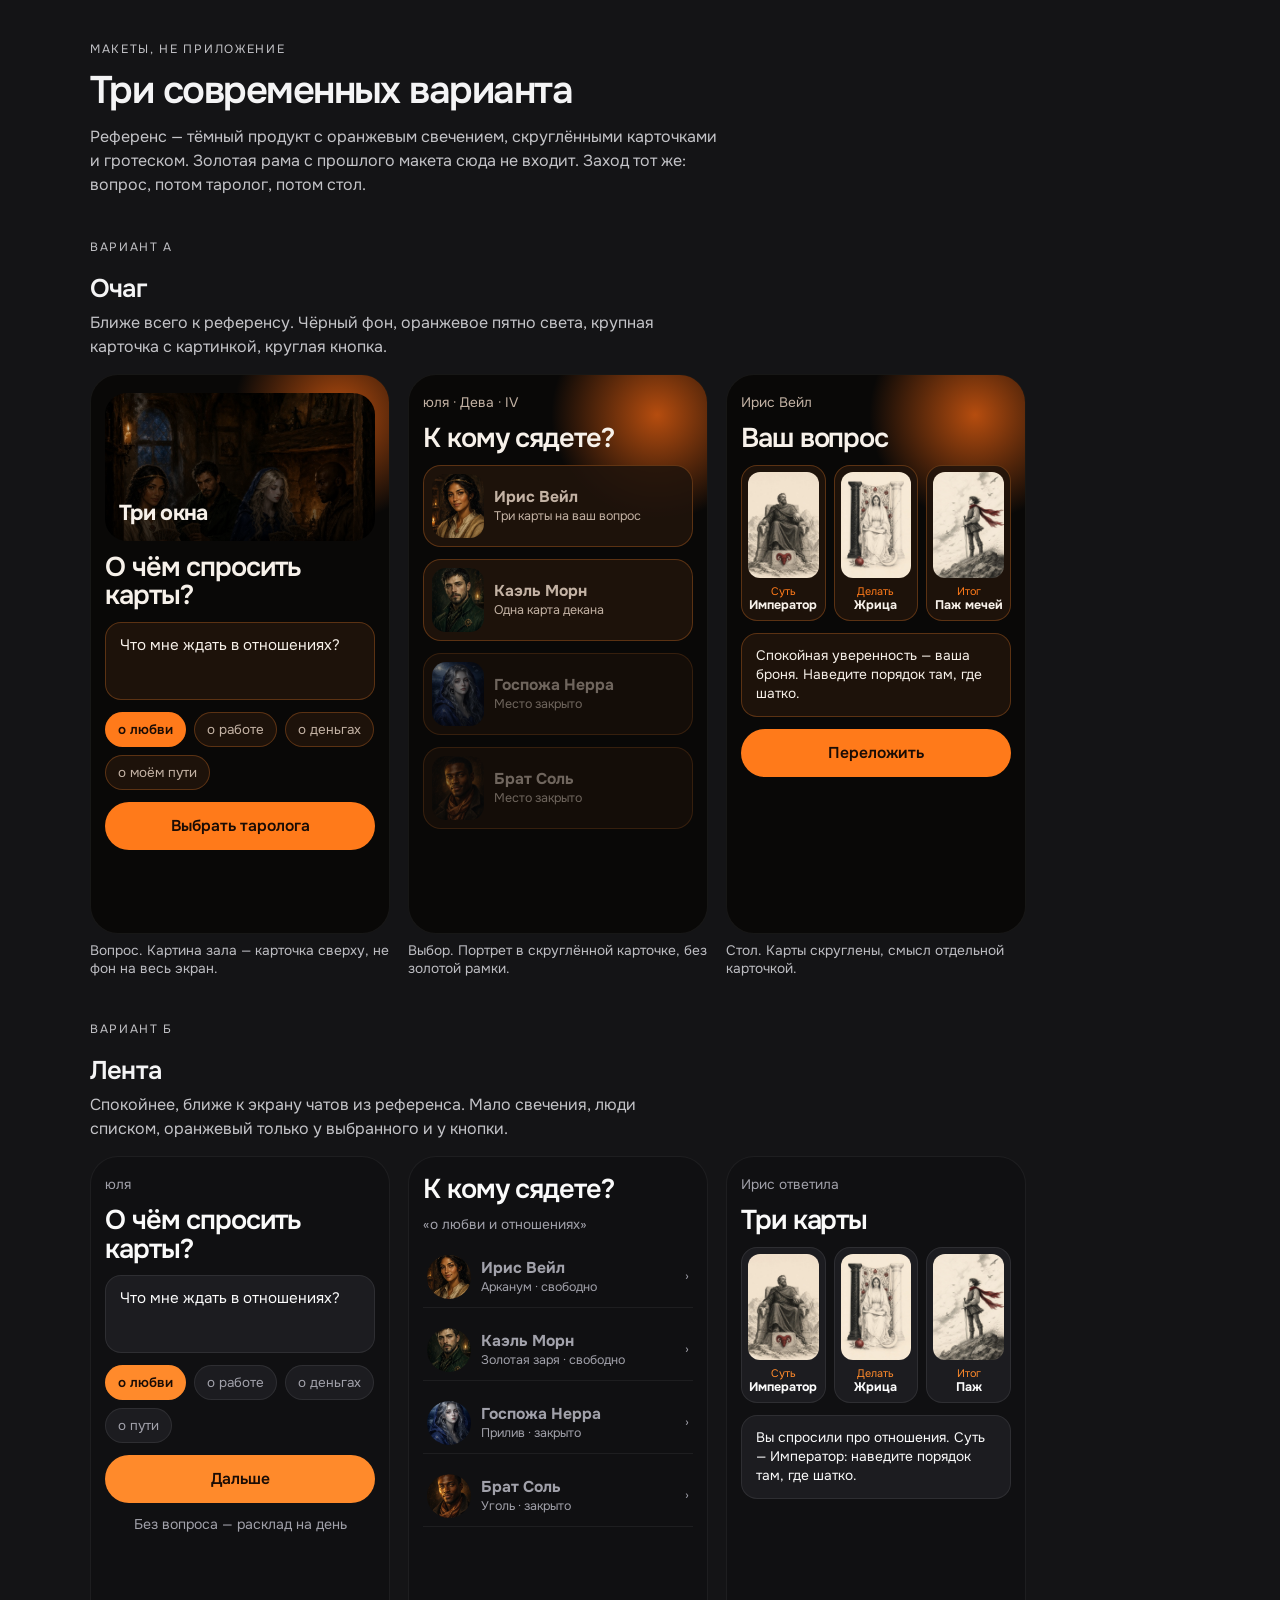
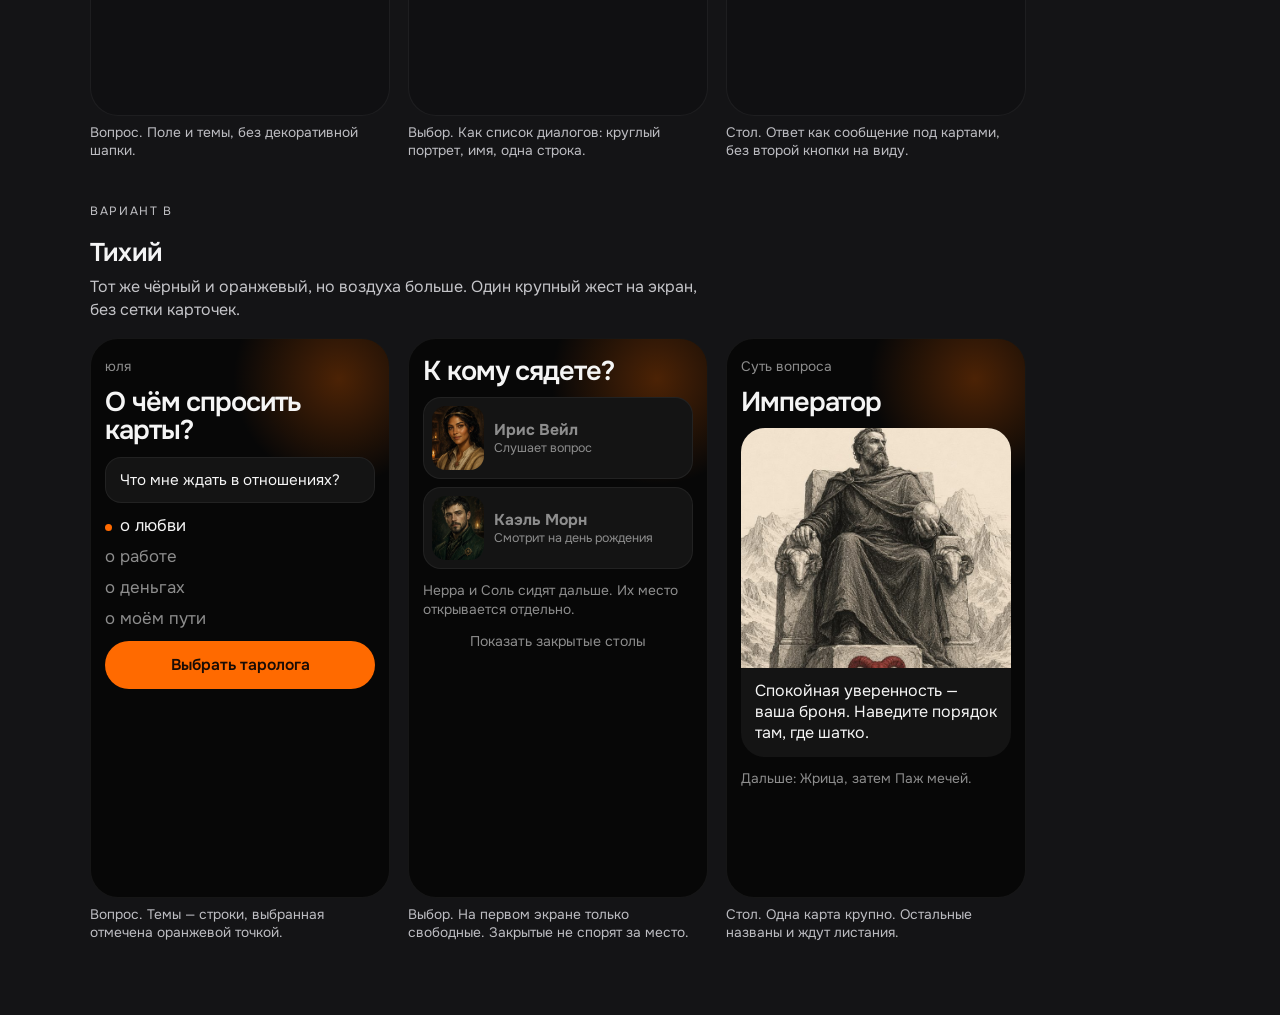
<file: site/style-modern.html>
<!DOCTYPE html>
<html lang="ru">
  <head>
    <meta charset="utf-8" />
    <meta name="viewport" content="width=device-width, initial-scale=1" />
    <title>Современные макеты — Три окна</title>
    <link rel="stylesheet" href="./assets/fonts.css" />
    <style>
      * { box-sizing: border-box; }
      button { font: inherit; color: inherit; }
      body {
        margin: 0;
        background: #141416;
        color: #f4f4f5;
        font-family: Onest, sans-serif;
      }
      .board { width: min(1100px, calc(100% - 32px)); margin: 0 auto; padding: 40px 0 72px; }
      .lead { max-width: 40rem; }
      .lead h1 { margin: 8px 0 10px; font-size: 2.4rem; font-weight: 600; letter-spacing: -0.04em; }
      .lead p { margin: 0; color: #c4c4c8; line-height: 1.5; }
      .kicker { margin: 0; color: #ff8a2b; font-size: 0.75rem; letter-spacing: 0.14em; text-transform: uppercase; }
      .variant { margin-top: 42px; }
      .variant h2 { margin: 6px 0; font-size: 1.6rem; font-weight: 600; letter-spacing: -0.03em; }
      .variant > p { margin: 0 0 16px; color: #c4c4c8; max-width: 38rem; line-height: 1.45; }
      .row { display: flex; flex-wrap: wrap; gap: 18px; }
      figure { margin: 0; width: 300px; }
      figcaption { margin-top: 8px; color: #bdbdc2; font-size: 0.86rem; line-height: 1.35; }

      .phone {
        position: relative;
        overflow: hidden;
        min-height: 560px;
        padding: 18px 14px 16px;
        border-radius: 28px;
        background: var(--bg);
        color: var(--text);
        border: 1px solid rgba(255, 255, 255, 0.06);
        display: flex;
        flex-direction: column;
        gap: 12px;
      }
      .phone::before {
        content: "";
        position: absolute;
        width: 220px;
        height: 220px;
        top: -70px;
        right: -60px;
        background: radial-gradient(circle, var(--glow), transparent 68%);
        pointer-events: none;
      }
      .phone > * { position: relative; }
      .phone h3 { margin: 0; font-size: 1.7rem; font-weight: 600; letter-spacing: -0.04em; line-height: 1.05; }
      .sub { margin: 0; color: var(--muted); font-size: 0.86rem; line-height: 1.4; }
      .field, .area {
        width: 100%;
        border: 1px solid var(--line);
        background: var(--card);
        color: var(--text);
        border-radius: 16px;
        padding: 12px 14px;
        font: inherit;
        font-size: 0.95rem;
      }
      .area { min-height: 78px; resize: none; }
      .pills { display: flex; flex-wrap: wrap; gap: 8px; }
      .pill {
        border-radius: 999px;
        padding: 8px 12px;
        background: var(--card);
        border: 1px solid var(--line);
        color: var(--muted);
        font-size: 0.84rem;
      }
      .pill.on { background: var(--accent); color: #1a0c05; border-color: transparent; font-weight: 600; }
      .cta {
        width: 100%;
        min-height: 48px;
        border: 0;
        border-radius: 999px;
        background: var(--accent);
        color: #1a0c05;
        font-weight: 600;
        font-size: 0.98rem;
      }
      .texty { background: none; border: 0; color: var(--muted); padding: 0; font-size: 0.88rem; }
      .hero-card {
        height: 148px;
        border-radius: 22px;
        overflow: hidden;
        background:
          linear-gradient(to top, rgba(0, 0, 0, 0.72), rgba(0, 0, 0, 0.05)),
          var(--shot) center 30% / cover no-repeat;
        display: flex;
        align-items: flex-end;
        padding: 14px;
      }
      .hero-card b { font-size: 1.35rem; letter-spacing: -0.03em; }
      .person, .bubble {
        display: grid;
        grid-template-columns: 52px 1fr;
        gap: 10px;
        align-items: center;
        padding: 8px;
        border-radius: 18px;
        background: var(--card);
        border: 1px solid var(--line);
        text-align: left;
      }
      .person img, .ava {
        width: 52px;
        height: 64px;
        object-fit: cover;
        border-radius: 14px;
      }
      .ava { width: 44px; height: 44px; border-radius: 50%; }
      .person b, .line b { display: block; font-size: 0.98rem; }
      .person span, .line span { color: var(--muted); font-size: 0.78rem; line-height: 1.3; }
      .person.dim { opacity: 0.55; }
      .spread { display: grid; grid-template-columns: repeat(3, 1fr); gap: 8px; }
      .spread article {
        background: var(--card);
        border-radius: 16px;
        padding: 6px 6px 8px;
        border: 1px solid var(--line);
        text-align: center;
      }
      .spread img { width: 100%; aspect-ratio: 2 / 3; object-fit: cover; border-radius: 12px; display: block; }
      .spread i { display: block; margin-top: 6px; font-style: normal; color: var(--accent); font-size: 0.68rem; }
      .spread b { display: block; font-size: 0.78rem; line-height: 1.15; }
      .note {
        margin: 0;
        padding: 12px 14px;
        border-radius: 16px;
        background: var(--card);
        border: 1px solid var(--line);
        font-size: 0.86rem;
        line-height: 1.4;
      }
      .line {
        display: grid;
        grid-template-columns: 44px 1fr auto;
        gap: 10px;
        align-items: center;
        padding: 8px 4px;
        text-align: left;
        background: none;
        border: 0;
        border-bottom: 1px solid rgba(255, 255, 255, 0.06);
      }
      .go { color: var(--accent); font-size: 1.1rem; }
      .quiet-list { display: flex; flex-direction: column; gap: 10px; }
      .quiet-list button {
        text-align: left;
        background: none;
        border: 0;
        padding: 0;
        color: var(--muted);
        font-size: 1.05rem;
      }
      .quiet-list .on { color: var(--text); }
      .quiet-list .on::before { content: ""; display: inline-block; width: 7px; height: 7px; margin-right: 8px; border-radius: 50%; background: var(--accent); }
      .big-card {
        border-radius: 24px;
        overflow: hidden;
        background: var(--card);
      }
      .big-card img { width: 100%; aspect-ratio: 2 / 3; object-fit: cover; display: block; max-height: 240px; }
      .big-card p { margin: 0; padding: 12px 14px 14px; }
      .stack { display: flex; flex-direction: column; gap: 8px; }

      .glow {
        --bg: #090807;
        --card: rgba(32, 20, 12, 0.88);
        --line: rgba(255, 138, 43, 0.28);
        --accent: #ff7a1a;
        --text: #f7f1ea;
        --muted: #c3b2a4;
        --glow: rgba(255, 106, 18, 0.7);
        --shot: url("./assets/arrive-poster.jpg");
      }
      .list {
        --bg: #101012;
        --card: #1c1c20;
        --line: rgba(255, 255, 255, 0.08);
        --accent: #ff8a2b;
        --text: #fafafa;
        --muted: #a1a1aa;
        --glow: transparent;
      }
      .quiet {
        --bg: #070707;
        --card: #141414;
        --line: rgba(255, 255, 255, 0.06);
        --accent: #ff6a00;
        --text: #f5f5f5;
        --muted: #8d8d8d;
        --glow: rgba(255, 106, 0, 0.28);
      }
    </style>
  </head>
  <body>
    <main class="board">
      <header class="lead">
        <p class="kicker">Макеты, не приложение</p>
        <h1>Три современных варианта</h1>
        <p>Референс — тёмный продукт с оранжевым свечением, скруглёнными карточками и гротеском. Золотая рама с прошлого макета сюда не входит. Заход тот же: вопрос, потом таролог, потом стол.</p>
      </header>

      <section class="variant glow">
        <p class="kicker">Вариант А</p>
        <h2>Очаг</h2>
        <p>Ближе всего к референсу. Чёрный фон, оранжевое пятно света, крупная карточка с картинкой, круглая кнопка.</p>
        <div class="row">
          <figure>
            <div class="phone">
              <div class="hero-card"><b>Три окна</b></div>
              <h3>О чём спросить карты?</h3>
              <textarea class="area" readonly>Что мне ждать в отношениях?</textarea>
              <div class="pills">
                <span class="pill on">о любви</span>
                <span class="pill">о работе</span>
                <span class="pill">о деньгах</span>
                <span class="pill">о моём пути</span>
              </div>
              <button class="cta" type="button">Выбрать таролога</button>
            </div>
            <figcaption>Вопрос. Картина зала — карточка сверху, не фон на весь экран.</figcaption>
          </figure>
          <figure>
            <div class="phone">
              <p class="sub">юля · Дева · IV</p>
              <h3>К кому сядете?</h3>
              <button class="person" type="button"><img src="./assets/iris.webp" alt="" /><span><b>Ирис Вейл</b><span>Три карты на ваш вопрос</span></span></button>
              <button class="person" type="button"><img src="./assets/cael.webp" alt="" /><span><b>Каэль Морн</b><span>Одна карта декана</span></span></button>
              <button class="person dim" type="button"><img src="./assets/nerra.webp" alt="" /><span><b>Госпожа Нерра</b><span>Место закрыто</span></span></button>
              <button class="person dim" type="button"><img src="./assets/sol.webp" alt="" /><span><b>Брат Соль</b><span>Место закрыто</span></span></button>
            </div>
            <figcaption>Выбор. Портрет в скруглённой карточке, без золотой рамки.</figcaption>
          </figure>
          <figure>
            <div class="phone">
              <p class="sub">Ирис Вейл</p>
              <h3>Ваш вопрос</h3>
              <div class="spread">
                <article><img src="./cards/card_emperor.jpg" alt="" /><i>Суть</i><b>Император</b></article>
                <article><img src="./cards/card_priestess.jpg" alt="" /><i>Делать</i><b>Жрица</b></article>
                <article><img src="./cards/card_swords_page.jpg" alt="" /><i>Итог</i><b>Паж мечей</b></article>
              </div>
              <p class="note">Спокойная уверенность — ваша броня. Наведите порядок там, где шатко.</p>
              <button class="cta" type="button">Переложить</button>
            </div>
            <figcaption>Стол. Карты скруглены, смысл отдельной карточкой.</figcaption>
          </figure>
        </div>
      </section>

      <section class="variant list">
        <p class="kicker">Вариант Б</p>
        <h2>Лента</h2>
        <p>Спокойнее, ближе к экрану чатов из референса. Мало свечения, люди списком, оранжевый только у выбранного и у кнопки.</p>
        <div class="row">
          <figure>
            <div class="phone">
              <p class="sub">юля</p>
              <h3>О чём спросить карты?</h3>
              <textarea class="area" readonly>Что мне ждать в отношениях?</textarea>
              <div class="pills">
                <span class="pill on">о любви</span>
                <span class="pill">о работе</span>
                <span class="pill">о деньгах</span>
                <span class="pill">о пути</span>
              </div>
              <button class="cta" type="button">Дальше</button>
              <button class="texty" type="button">Без вопроса — расклад на день</button>
            </div>
            <figcaption>Вопрос. Поле и темы, без декоративной шапки.</figcaption>
          </figure>
          <figure>
            <div class="phone">
              <h3>К кому сядете?</h3>
              <p class="sub">«о любви и отношениях»</p>
              <button class="line" type="button"><img class="ava" src="./assets/iris.webp" alt="" /><span><b>Ирис Вейл</b><span>Арканум · свободно</span></span><span class="go">›</span></button>
              <button class="line" type="button"><img class="ava" src="./assets/cael.webp" alt="" /><span><b>Каэль Морн</b><span>Золотая заря · свободно</span></span><span class="go">›</span></button>
              <button class="line" type="button"><img class="ava" src="./assets/nerra.webp" alt="" /><span><b>Госпожа Нерра</b><span>Прилив · закрыто</span></span><span class="go">›</span></button>
              <button class="line" type="button"><img class="ava" src="./assets/sol.webp" alt="" /><span><b>Брат Соль</b><span>Уголь · закрыто</span></span><span class="go">›</span></button>
            </div>
            <figcaption>Выбор. Как список диалогов: круглый портрет, имя, одна строка.</figcaption>
          </figure>
          <figure>
            <div class="phone">
              <p class="sub">Ирис ответила</p>
              <h3>Три карты</h3>
              <div class="spread">
                <article><img src="./cards/card_emperor.jpg" alt="" /><i>Суть</i><b>Император</b></article>
                <article><img src="./cards/card_priestess.jpg" alt="" /><i>Делать</i><b>Жрица</b></article>
                <article><img src="./cards/card_swords_page.jpg" alt="" /><i>Итог</i><b>Паж</b></article>
              </div>
              <p class="note">Вы спросили про отношения. Суть — Император: наведите порядок там, где шатко.</p>
            </div>
            <figcaption>Стол. Ответ как сообщение под картами, без второй кнопки на виду.</figcaption>
          </figure>
        </div>
      </section>

      <section class="variant quiet">
        <p class="kicker">Вариант В</p>
        <h2>Тихий</h2>
        <p>Тот же чёрный и оранжевый, но воздуха больше. Один крупный жест на экран, без сетки карточек.</p>
        <div class="row">
          <figure>
            <div class="phone">
              <p class="sub">юля</p>
              <h3>О чём спросить карты?</h3>
              <input class="field" value="Что мне ждать в отношениях?" readonly />
              <div class="quiet-list">
                <button class="on" type="button">о любви</button>
                <button type="button">о работе</button>
                <button type="button">о деньгах</button>
                <button type="button">о моём пути</button>
              </div>
              <button class="cta" type="button">Выбрать таролога</button>
            </div>
            <figcaption>Вопрос. Темы — строки, выбранная отмечена оранжевой точкой.</figcaption>
          </figure>
          <figure>
            <div class="phone">
              <h3>К кому сядете?</h3>
              <div class="stack">
                <button class="person" type="button"><img src="./assets/iris.webp" alt="" /><span><b>Ирис Вейл</b><span>Слушает вопрос</span></span></button>
                <button class="person" type="button"><img src="./assets/cael.webp" alt="" /><span><b>Каэль Морн</b><span>Смотрит на день рождения</span></span></button>
              </div>
              <p class="sub">Нерра и Соль сидят дальше. Их место открывается отдельно.</p>
              <button class="texty" type="button">Показать закрытые столы</button>
            </div>
            <figcaption>Выбор. На первом экране только свободные. Закрытые не спорят за место.</figcaption>
          </figure>
          <figure>
            <div class="phone">
              <p class="sub">Суть вопроса</p>
              <h3>Император</h3>
              <div class="big-card">
                <img src="./cards/card_emperor.jpg" alt="" />
                <p>Спокойная уверенность — ваша броня. Наведите порядок там, где шатко.</p>
              </div>
              <p class="sub">Дальше: Жрица, затем Паж мечей.</p>
            </div>
            <figcaption>Стол. Одна карта крупно. Остальные названы и ждут листания.</figcaption>
          </figure>
        </div>
      </section>
    </main>
  </body>
</html>
</file>
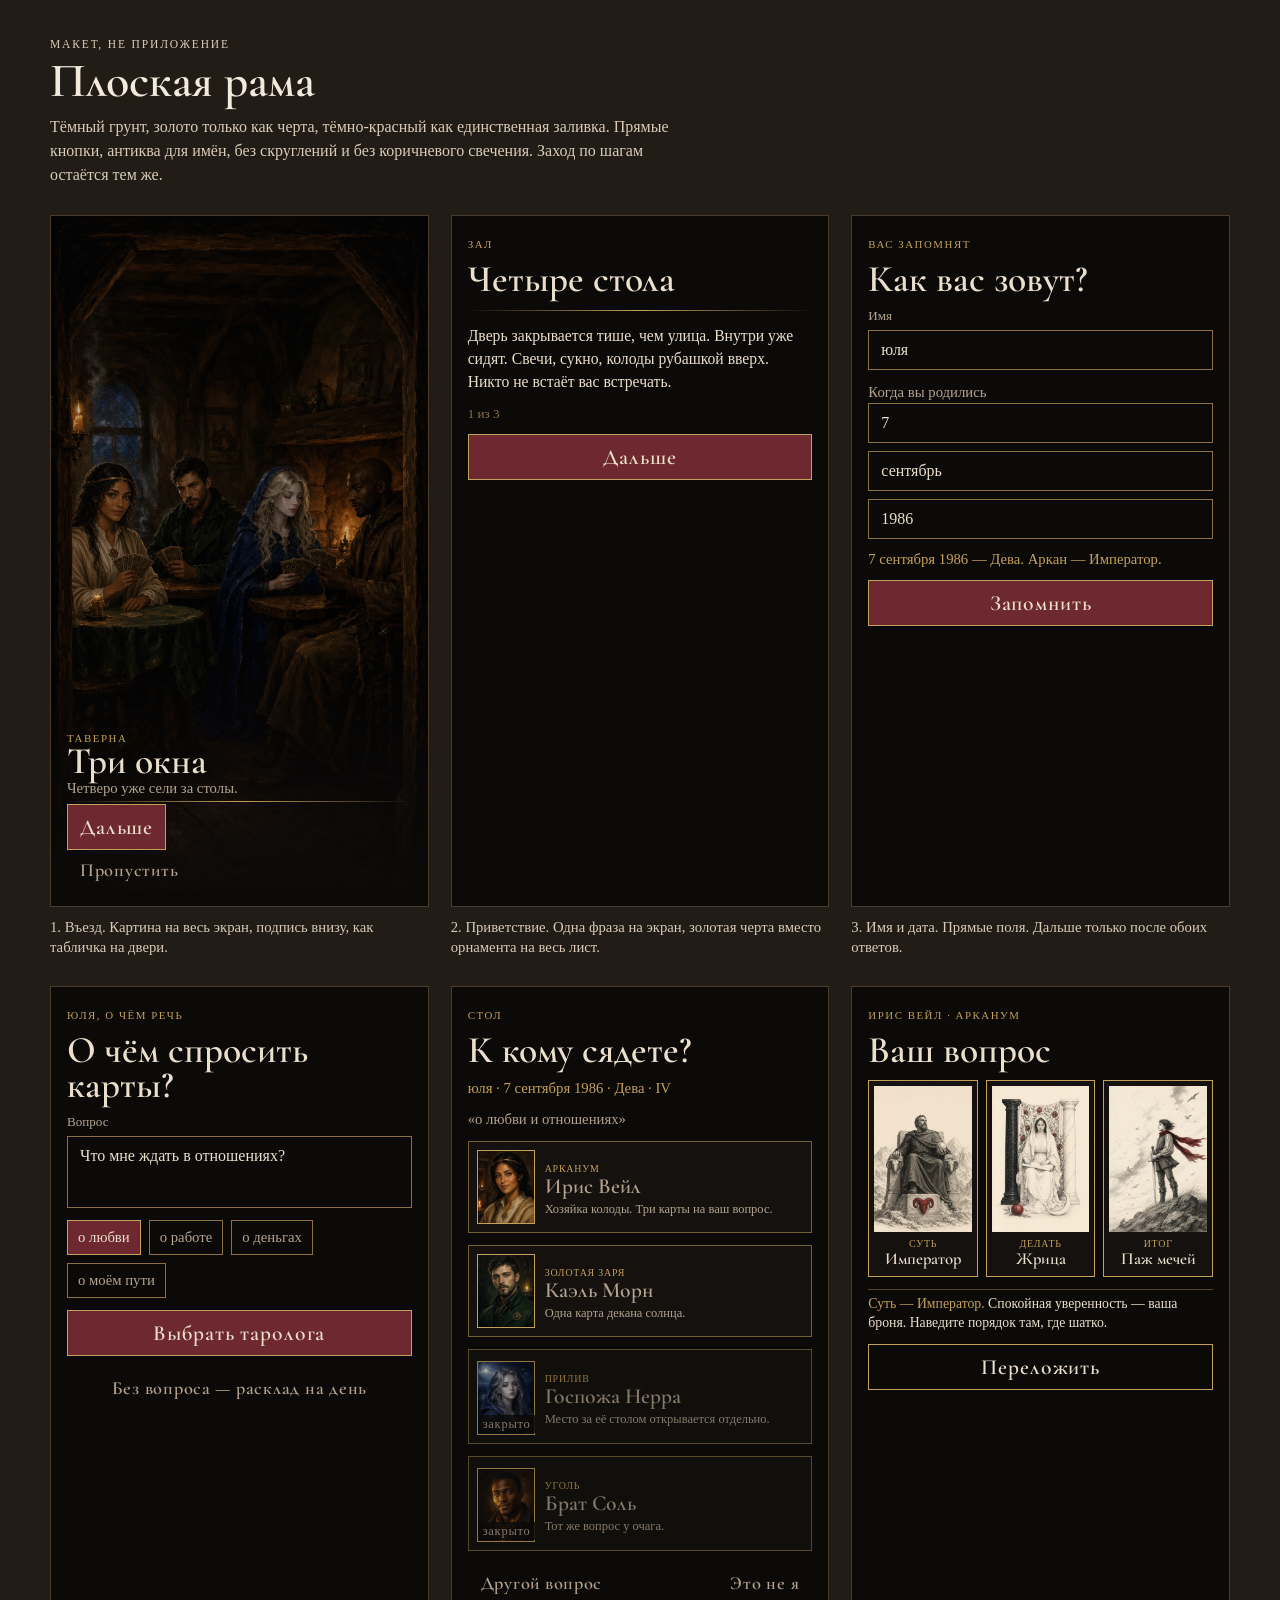
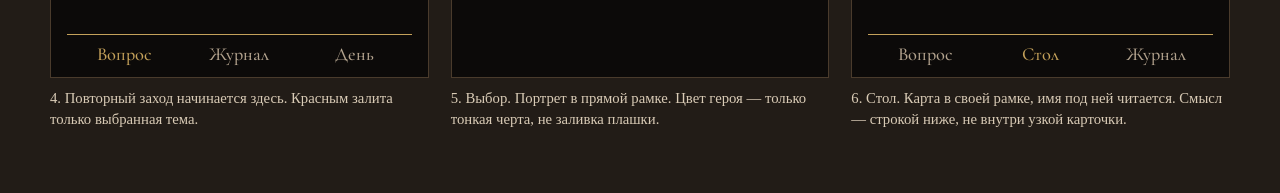
<file: site/style-preview.html>
<!DOCTYPE html>
<html lang="ru">
  <head>
    <meta charset="utf-8" />
    <meta name="viewport" content="width=device-width, initial-scale=1" />
    <title>Макет стиля — Три окна</title>
    <link rel="stylesheet" href="./assets/fonts.css" />
    <style>
      @font-face {
        font-family: "Cormorant Garamond";
        src: url("./assets/fonts/cormorant-500.ttf") format("truetype");
        font-weight: 500;
        font-display: swap;
      }
      @font-face {
        font-family: "Cormorant Garamond";
        src: url("./assets/fonts/cormorant-600.ttf") format("truetype");
        font-weight: 600;
        font-display: swap;
      }

      :root {
        --bg: #0c0a09;
        --panel: #14110e;
        --gold: #c4a15a;
        --gold-dim: #8c7040;
        --red: #6e2830;
        --paper: #eadfcb;
        --quiet: #b3a38e;
        --ink: #140e0b;
      }

      * { box-sizing: border-box; }
      button { font: inherit; color: inherit; background: none; padding: 0; border: 0; text-align: left; }

      body {
        margin: 0;
        background: #221c17;
        color: var(--paper);
        font-family: Literata, Georgia, serif;
      }

      .board {
        width: min(1180px, calc(100% - 32px));
        margin: 0 auto;
        padding: 36px 0 64px;
      }

      .board-head { max-width: 40rem; margin-bottom: 28px; }
      .board-head p { margin: 0; color: #d9cbb6; line-height: 1.5; }
      .board-head h1 {
        margin: 6px 0 10px;
        font-family: "Cormorant Garamond", Georgia, serif;
        font-weight: 600;
        font-size: 3rem;
        line-height: 0.95;
        color: #f3eadc;
      }
      .kicker {
        letter-spacing: 0.16em;
        text-transform: uppercase;
        font-size: 0.72rem;
        color: var(--gold);
      }

      .grid {
        display: grid;
        grid-template-columns: repeat(auto-fit, minmax(320px, 1fr));
        gap: 28px 22px;
      }

      figure { margin: 0; }
      figcaption {
        margin-top: 10px;
        color: #d9cbb6;
        font-size: 0.92rem;
        line-height: 1.4;
      }

      .device {
        height: 692px;
        background: var(--bg);
        color: var(--paper);
        border: 1px solid #4a3b2c;
        overflow: hidden;
        position: relative;
        display: flex;
        flex-direction: column;
      }

      .screen {
        flex: 1;
        min-height: 0;
        display: flex;
        flex-direction: column;
        gap: 12px;
        padding: 22px 16px 12px;
      }

      .screen h2 {
        margin: 0;
        font-family: "Cormorant Garamond", Georgia, serif;
        font-weight: 600;
        font-size: 2.35rem;
        line-height: 0.92;
        letter-spacing: 0;
      }

      .eyebrow {
        margin: 0;
        color: var(--gold);
        letter-spacing: 0.14em;
        text-transform: uppercase;
        font-size: 0.68rem;
      }

      .copy { margin: 0; line-height: 1.45; color: var(--paper); font-size: 0.98rem; }
      .quiet { margin: 0; color: var(--quiet); line-height: 1.4; font-size: 0.92rem; }
      .count { margin: 0; color: var(--gold-dim); font-size: 0.82rem; }

      .btn {
        display: flex;
        align-items: center;
        justify-content: center;
        min-height: 46px;
        padding: 8px 12px;
        border: 1px solid var(--gold);
        background: transparent;
        color: var(--paper);
        font-family: "Cormorant Garamond", Georgia, serif;
        font-size: 1.35rem;
        font-weight: 600;
        letter-spacing: 0.04em;
      }
      .btn.solid { background: var(--red); }
      .btn.ghost {
        border-color: transparent;
        min-height: 36px;
        color: var(--quiet);
        font-size: 1.15rem;
      }

      .field { display: flex; flex-direction: column; gap: 6px; color: var(--quiet); font-size: 0.82rem; }
      .box, .area {
        width: 100%;
        border: 1px solid var(--gold-dim);
        background: #0c0a09;
        color: var(--paper);
        font: inherit;
        font-size: 1rem;
        padding: 10px 12px;
        border-radius: 0;
      }
      .area { min-height: 72px; resize: none; }

      .birth { display: grid; gap: 8px; }
      .read { margin: 0; color: var(--gold); font-size: 0.92rem; }

      .topics { display: flex; flex-wrap: wrap; gap: 8px; }
      .topic {
        border: 1px solid var(--gold-dim);
        padding: 8px 10px;
        color: var(--quiet);
        font-size: 0.92rem;
      }
      .topic.on { background: var(--red); color: var(--paper); border-color: var(--gold); }

      .rule {
        height: 1px;
        border: 0;
        margin: 2px 0;
        background: linear-gradient(90deg, transparent, var(--gold), transparent);
      }

      .dock {
        margin-top: auto;
        display: grid;
        grid-template-columns: repeat(3, 1fr);
        border-top: 1px solid var(--gold);
        padding-top: 8px;
      }
      .dock span {
        text-align: center;
        font-family: "Cormorant Garamond", Georgia, serif;
        font-size: 1.15rem;
        color: var(--quiet);
      }
      .dock .on { color: var(--gold); }

      .arrive {
        padding: 0;
        background:
          linear-gradient(to top, rgba(12, 10, 9, 0.94) 0%, rgba(12, 10, 9, 0.2) 42%, rgba(12, 10, 9, 0.35) 100%),
          url("./assets/arrive-poster.jpg") center 20% / cover no-repeat;
      }
      .arrive-plate {
        margin-top: auto;
        padding: 18px 16px 16px;
        background: linear-gradient(to top, rgba(12, 10, 9, 0.55), transparent);
      }

      .hero {
        display: grid;
        grid-template-columns: 58px 1fr;
        gap: 10px;
        align-items: center;
        padding: 8px;
        border: 1px solid rgba(196, 161, 90, 0.55);
        background: var(--panel);
      }
      .hero img {
        width: 58px;
        height: 74px;
        object-fit: cover;
        display: block;
        border: 1px solid var(--gold);
      }
      .hero b {
        display: block;
        font-family: "Cormorant Garamond", Georgia, serif;
        font-size: 1.35rem;
        font-weight: 600;
        line-height: 1;
      }
      .hero small { color: var(--gold); letter-spacing: 0.08em; text-transform: uppercase; font-size: 0.62rem; }
      .hero span { display: block; color: var(--quiet); font-size: 0.78rem; line-height: 1.3; margin-top: 3px; }
      .hero.locked { opacity: 0.72; }
      .portrait { position: relative; }
      .seal {
        position: absolute;
        left: 2px;
        bottom: 2px;
        background: rgba(12, 10, 9, 0.82);
        color: var(--gold);
        font-size: 0.58rem;
        letter-spacing: 0.06em;
        padding: 1px 4px;
      }

      .spread {
        display: grid;
        grid-template-columns: repeat(3, 1fr);
        gap: 8px;
      }
      .tarot {
        background: var(--panel);
        border: 1px solid var(--gold);
        padding: 5px 5px 8px;
        text-align: center;
      }
      .tarot img { width: 100%; aspect-ratio: 2 / 3; object-fit: cover; display: block; }
      .tarot i {
        display: block;
        margin-top: 6px;
        font-style: normal;
        color: var(--gold);
        font-size: 0.62rem;
        letter-spacing: 0.08em;
        text-transform: uppercase;
      }
      .tarot b {
        display: block;
        margin-top: 2px;
        font-family: "Cormorant Garamond", Georgia, serif;
        font-size: 1.05rem;
        font-weight: 600;
        line-height: 1;
      }

      .reading {
        margin: 0;
        padding-top: 4px;
        border-top: 1px solid rgba(196, 161, 90, 0.4);
        color: var(--paper);
        font-size: 0.86rem;
        line-height: 1.4;
      }
      .reading strong { color: var(--gold); font-weight: 500; }

      .links { display: flex; justify-content: space-between; gap: 8px; }
    </style>
  </head>
  <body>
    <main class="board">
      <header class="board-head">
        <p class="kicker">Макет, не приложение</p>
        <h1>Плоская рама</h1>
        <p>Тёмный грунт, золото только как черта, тёмно-красный как единственная заливка. Прямые кнопки, антиква для имён, без скруглений и без коричневого свечения. Заход по шагам остаётся тем же.</p>
      </header>
      <div class="grid">
        <figure>
          <div class="device">
            <section class="screen arrive">
              <div class="arrive-plate">
                <p class="eyebrow">Таверна</p>
                <h2>Три окна</h2>
                <p class="quiet">Четверо уже сели за столы.</p>
                <div class="rule"></div>
                <button class="btn solid" type="button">Дальше</button>
                <button class="btn ghost" type="button">Пропустить</button>
              </div>
            </section>
          </div>
          <figcaption>1. Въезд. Картина на весь экран, подпись внизу, как табличка на двери.</figcaption>
        </figure>

        <figure>
          <div class="device">
            <section class="screen">
              <p class="eyebrow">Зал</p>
              <h2>Четыре стола</h2>
              <div class="rule"></div>
              <p class="copy">Дверь закрывается тише, чем улица. Внутри уже сидят. Свечи, сукно, колоды рубашкой вверх. Никто не встаёт вас встречать.</p>
              <p class="count">1 из 3</p>
              <button class="btn solid" type="button">Дальше</button>
            </section>
          </div>
          <figcaption>2. Приветствие. Одна фраза на экран, золотая черта вместо орнамента на весь лист.</figcaption>
        </figure>

        <figure>
          <div class="device">
            <section class="screen">
              <p class="eyebrow">Вас запомнят</p>
              <h2>Как вас зовут?</h2>
              <label class="field">Имя
                <input class="box" value="юля" readonly />
              </label>
              <div>
                <p class="quiet">Когда вы родились</p>
                <div class="birth">
                  <input class="box" value="7" readonly />
                  <input class="box" value="сентябрь" readonly />
                  <input class="box" value="1986" readonly />
                </div>
              </div>
              <p class="read">7 сентября 1986 — Дева. Аркан — Император.</p>
              <button class="btn solid" type="button">Запомнить</button>
            </section>
          </div>
          <figcaption>3. Имя и дата. Прямые поля. Дальше только после обоих ответов.</figcaption>
        </figure>

        <figure>
          <div class="device">
            <section class="screen">
              <p class="eyebrow">юля, о чём речь</p>
              <h2>О чём спросить карты?</h2>
              <label class="field">Вопрос
                <textarea class="area" readonly>Что мне ждать в отношениях?</textarea>
              </label>
              <div class="topics">
                <span class="topic on">о любви</span>
                <span class="topic">о работе</span>
                <span class="topic">о деньгах</span>
                <span class="topic">о моём пути</span>
              </div>
              <button class="btn solid" type="button">Выбрать таролога</button>
              <button class="btn ghost" type="button">Без вопроса — расклад на день</button>
              <nav class="dock" aria-label="Дальше по таверне">
                <span class="on">Вопрос</span>
                <span>Журнал</span>
                <span>День</span>
              </nav>
            </section>
          </div>
          <figcaption>4. Повторный заход начинается здесь. Красным залита только выбранная тема.</figcaption>
        </figure>

        <figure>
          <div class="device">
            <section class="screen">
              <p class="eyebrow">Стол</p>
              <h2>К кому сядете?</h2>
              <p class="read">юля · 7 сентября 1986 · Дева · IV</p>
              <p class="quiet">«о любви и отношениях»</p>
              <button class="hero" type="button">
                <img src="./assets/iris.webp" alt="" />
                <span><small>Арканум</small><b>Ирис Вейл</b><span>Хозяйка колоды. Три карты на ваш вопрос.</span></span>
              </button>
              <button class="hero" type="button">
                <img src="./assets/cael.webp" alt="" />
                <span><small>Золотая заря</small><b>Каэль Морн</b><span>Одна карта декана солнца.</span></span>
              </button>
              <button class="hero locked" type="button">
                <span class="portrait"><img src="./assets/nerra.webp" alt="" /><span class="seal">закрыто</span></span>
                <span><small>Прилив</small><b>Госпожа Нерра</b><span>Место за её столом открывается отдельно.</span></span>
              </button>
              <button class="hero locked" type="button">
                <span class="portrait"><img src="./assets/sol.webp" alt="" /><span class="seal">закрыто</span></span>
                <span><small>Уголь</small><b>Брат Соль</b><span>Тот же вопрос у очага.</span></span>
              </button>
              <div class="links">
                <button class="btn ghost" type="button">Другой вопрос</button>
                <button class="btn ghost" type="button">Это не я</button>
              </div>
            </section>
          </div>
          <figcaption>5. Выбор. Портрет в прямой рамке. Цвет героя — только тонкая черта, не заливка плашки.</figcaption>
        </figure>

        <figure>
          <div class="device">
            <section class="screen">
              <p class="eyebrow">Ирис Вейл · Арканум</p>
              <h2>Ваш вопрос</h2>
              <div class="spread">
                <article class="tarot">
                  <img src="./cards/card_emperor.jpg" alt="" />
                  <i>Суть</i>
                  <b>Император</b>
                </article>
                <article class="tarot">
                  <img src="./cards/card_priestess.jpg" alt="" />
                  <i>Делать</i>
                  <b>Жрица</b>
                </article>
                <article class="tarot">
                  <img src="./cards/card_swords_page.jpg" alt="" />
                  <i>Итог</i>
                  <b>Паж мечей</b>
                </article>
              </div>
              <p class="reading"><strong>Суть — Император.</strong> Спокойная уверенность — ваша броня. Наведите порядок там, где шатко.</p>
              <button class="btn" type="button">Переложить</button>
              <nav class="dock" aria-label="Дальше по таверне">
                <span>Вопрос</span>
                <span class="on">Стол</span>
                <span>Журнал</span>
              </nav>
            </section>
          </div>
          <figcaption>6. Стол. Карта в своей рамке, имя под ней читается. Смысл — строкой ниже, не внутри узкой карточки.</figcaption>
        </figure>
      </div>
    </main>
  </body>
</html>
</file>
<file: site/assets/fonts.css>
@font-face {
  font-family: Literata;
  font-style: normal;
  font-weight: 500 700;
  font-display: optional;
  src: url("./fonts/literata-cyr.woff2") format("woff2");
  unicode-range: U+0301, U+0400-045F, U+0490-0491, U+04B0-04B1, U+2116;
}

@font-face {
  font-family: Literata;
  font-style: normal;
  font-weight: 500 700;
  font-display: optional;
  src: url("./fonts/literata-lat.woff2") format("woff2");
  unicode-range: U+0000-00FF, U+0131, U+0152-0153, U+02BB-02BC, U+02C6, U+02DA, U+02DC, U+0304, U+0308, U+0329, U+2000-206F, U+20AC, U+2122, U+2191, U+2193, U+2212, U+2215, U+FEFF, U+FFFD;
}

@font-face {
  font-family: Onest;
  font-style: normal;
  font-weight: 400 700;
  font-display: swap;
  src: url("./fonts/onest-cyr.woff2") format("woff2");
  unicode-range: U+0301, U+0400-045F, U+0490-0491, U+04B0-04B1, U+2116;
}

@font-face {
  font-family: Onest;
  font-style: normal;
  font-weight: 400 700;
  font-display: swap;
  src: url("./fonts/onest-lat.woff2") format("woff2");
  unicode-range: U+0000-00FF, U+0131, U+0152-0153, U+02BB-02BC, U+02C6, U+02DA, U+02DC, U+0304, U+0308, U+0329, U+2000-206F, U+20AC, U+2122, U+2191, U+2193, U+2212, U+2215, U+FEFF, U+FFFD;
}
</file>
